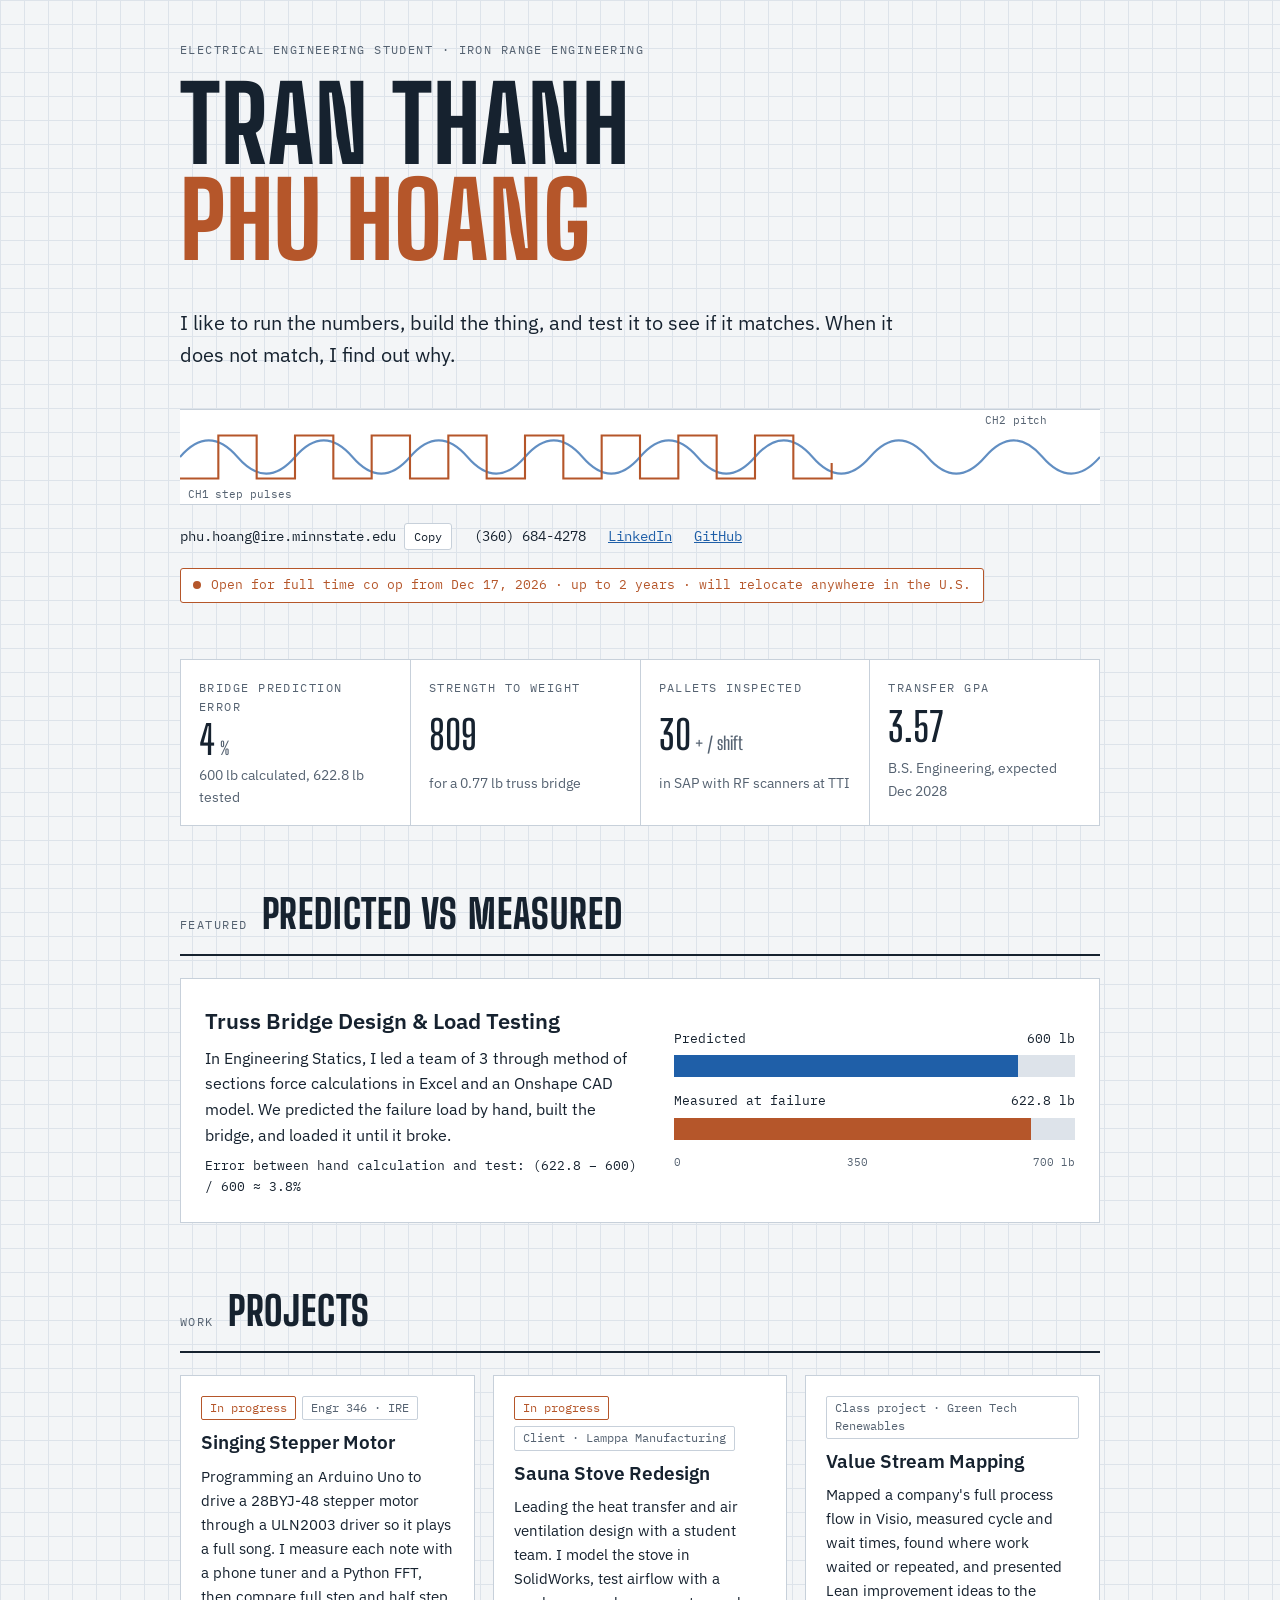
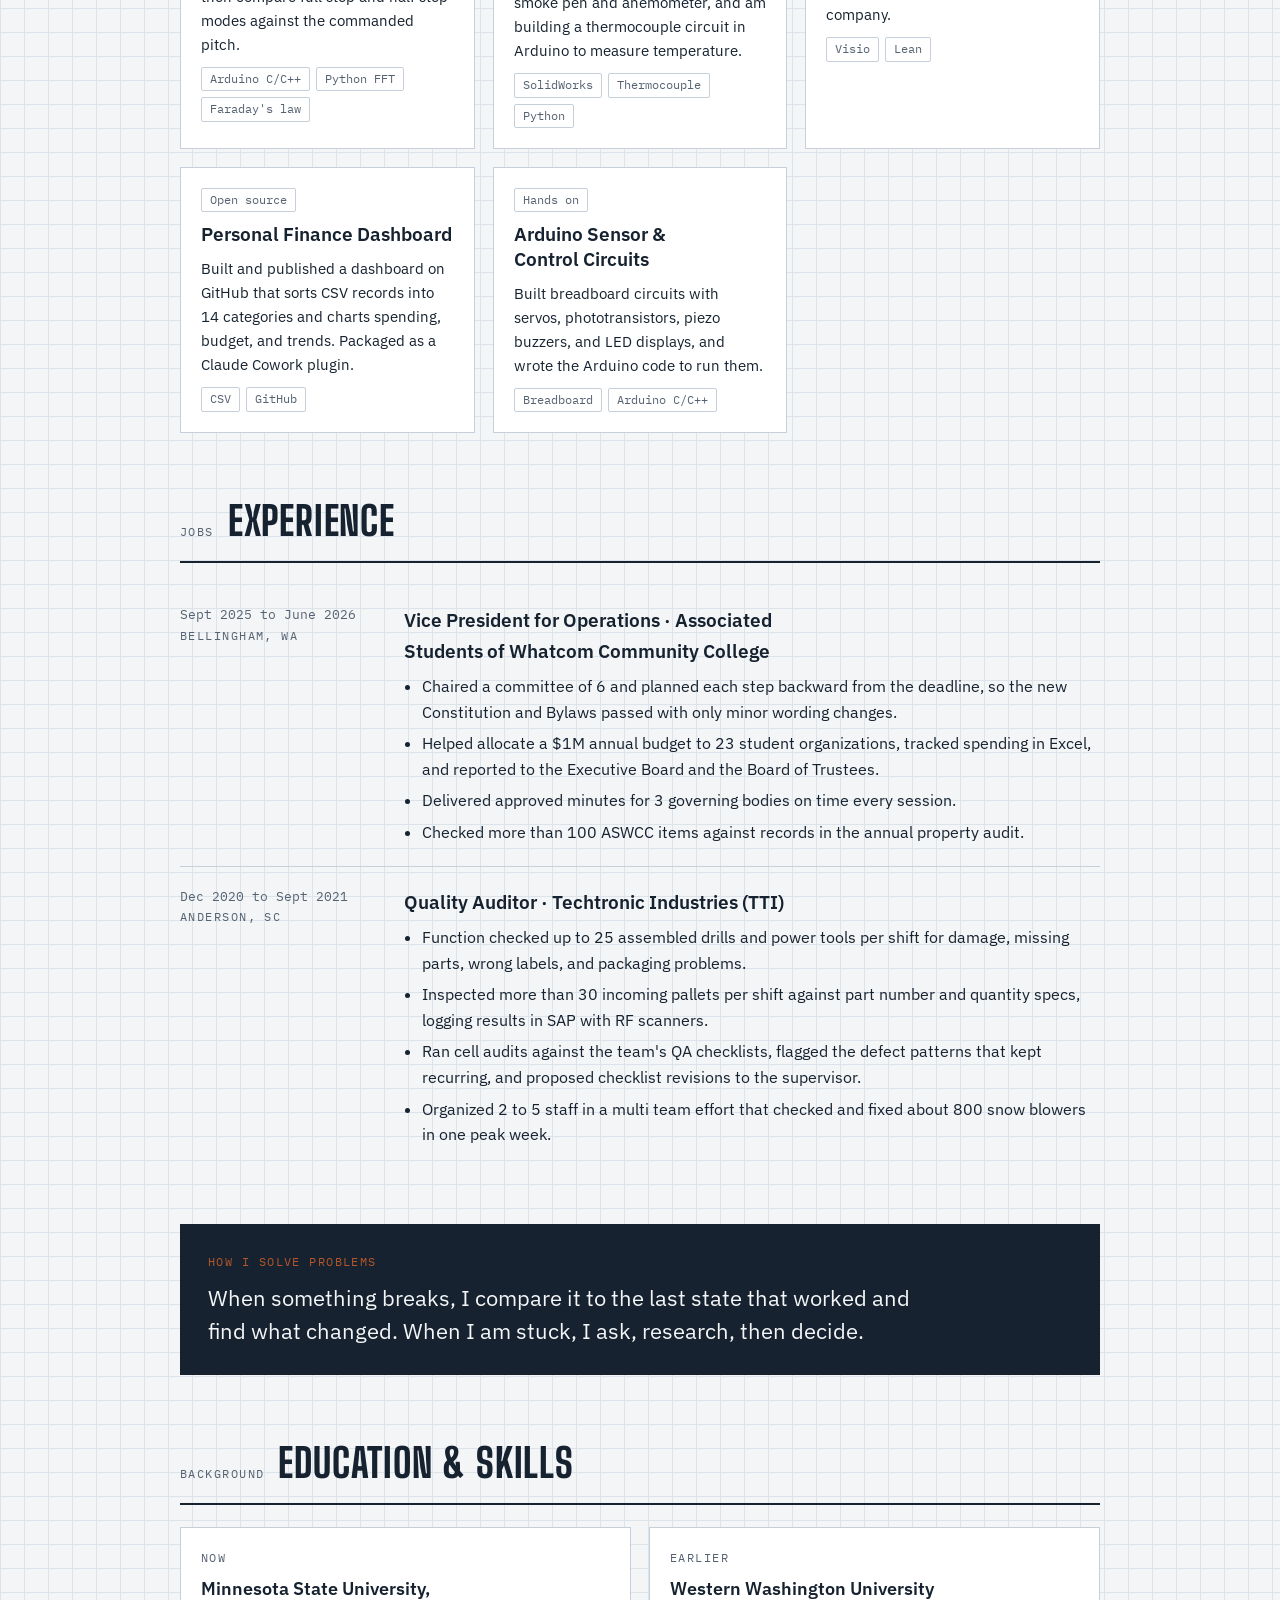
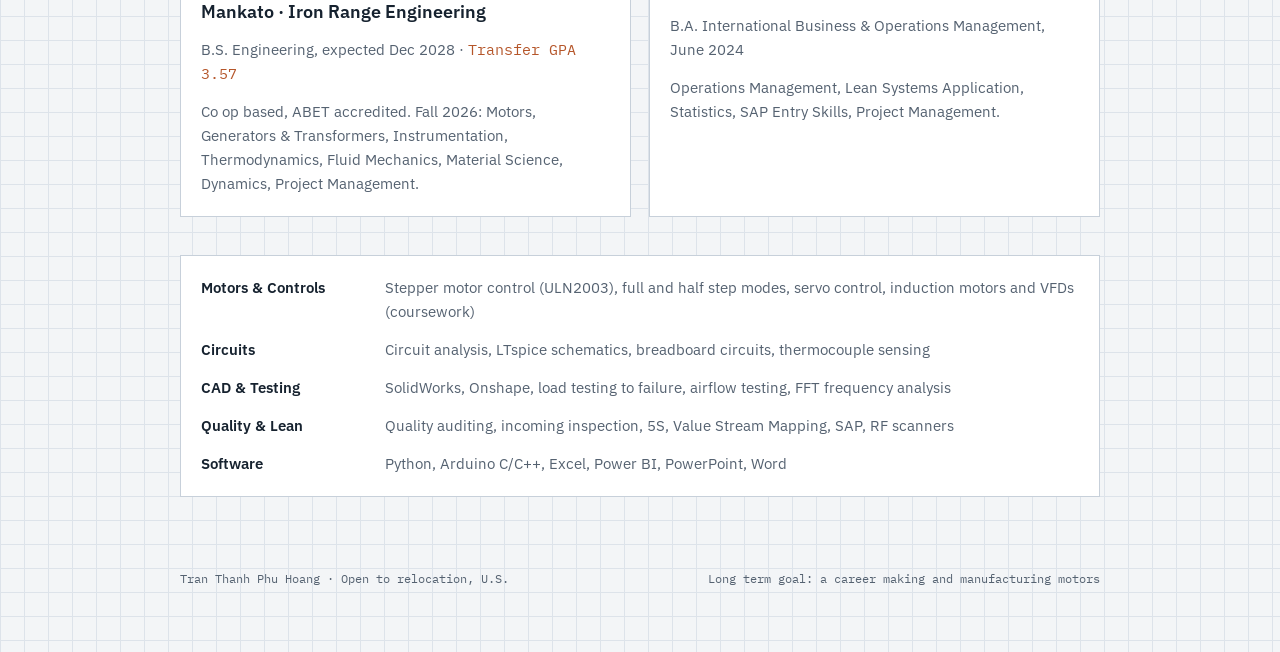
<file: Phu Hoang Portfolio.html>
<!doctype html><html><head><meta charset=utf8><meta name=viewport content="width=device-width,initial-scale=1,viewport-fit=cover"><style>:root{color-scheme:light;box-sizing:border-box;padding-top:env(safe-area-inset-top,0px);padding-bottom:env(safe-area-inset-bottom,0px)}html{scroll-padding-top:env(safe-area-inset-top,0px)}body{margin:0;padding:0;font:14px -apple-system,BlinkMacSystemFont,sans-serif;background:#fff;color:#000}img{max-width:100%}[hidden]:not([hidden=until-found i]){display:none!important}</style></head><body>
<title>Phu Hoang Portfolio</title>
<link rel="preconnect" href="https://fonts.googleapis.com">
<link rel="preconnect" href="https://fonts.gstatic.com" crossorigin>
<link rel="stylesheet" href="https://fonts.googleapis.com/css2?family=Big+Shoulders+Display:wght@600;800&family=IBM+Plex+Sans:wght@400;500;600&family=IBM+Plex+Mono:wght@400;500&display=swap">
<style>
/* Layout: engineering notebook on graph paper; one column, a scope trace hero, measured numbers set as instrument readouts */
:root{
  --paper:#f3f5f7;
  --grid:#dde3ea;
  --ink:#16222f;
  --muted:#556271;
  --line:#c7d0da;
  --copper:#b5562a;
  --signal:#1f5fa8;
  --panel:#ffffff;
  --display:"Big Shoulders Display","Arial Narrow",Impact,sans-serif;
  --body:"IBM Plex Sans",system-ui,-apple-system,"Segoe UI",sans-serif;
  --mono:"IBM Plex Mono",ui-monospace,Menlo,Consolas,monospace;
}
@media (prefers-color-scheme: dark){
  :root:not([data-theme="light"]){
    --paper:#10171f;--grid:#1a2430;--ink:#e6ebf0;--muted:#97a4b2;--line:#2a3644;
    --copper:#e08a5a;--signal:#6fa8e8;--panel:#151e28;color-scheme:dark;
  }
}
:root[data-theme="dark"]{
  --paper:#10171f;--grid:#1a2430;--ink:#e6ebf0;--muted:#97a4b2;--line:#2a3644;
  --copper:#e08a5a;--signal:#6fa8e8;--panel:#151e28;color-scheme:dark;
}
*{box-sizing:border-box}
body{
  background-color:var(--paper);
  background-image:
    linear-gradient(var(--grid) 1px,transparent 1px),
    linear-gradient(90deg,var(--grid) 1px,transparent 1px);
  background-size:24px 24px;
  color:var(--ink);font-family:var(--body);font-size:16px;line-height:1.6;
}
.wrap{max-width:960px;margin:0 auto;padding-inline:20px;padding-block:40px 64px;display:grid;gap:56px}
a{color:var(--signal)}
a:focus-visible,button:focus-visible{outline:2px solid var(--copper);outline-offset:3px}
h1,h2,h3{text-wrap:balance;margin:0}
.label{font-family:var(--mono);font-size:12px;letter-spacing:.12em;text-transform:uppercase;color:var(--muted)}

/* hero */
.hero{display:grid;gap:18px}
.hero h1{font-family:var(--display);font-weight:800;font-size:clamp(48px,11vw,104px);line-height:.92;letter-spacing:.01em;text-transform:uppercase}
.hero h1 span{color:var(--copper)}
.tag{font-size:clamp(17px,2.4vw,20px);max-width:62ch;color:var(--ink)}
.trace{width:100%;height:96px;display:block;border-top:1px solid var(--line);border-bottom:1px solid var(--line);background:var(--panel)}
.trace path{fill:none;stroke-width:2.2}
.trace .sq{stroke:var(--copper)}
.trace .sn{stroke:var(--signal);opacity:.7}
.trace text{fill:var(--muted);font-family:var(--mono);font-size:11px}
.contact{display:flex;flex-wrap:wrap;gap:10px 22px;align-items:center;font-family:var(--mono);font-size:14px}
.contact .email{display:inline-flex;gap:8px;align-items:center}
button.copy{font:inherit;font-size:12px;border:1px solid var(--line);background:var(--panel);color:var(--ink);padding:3px 9px;border-radius:3px;cursor:pointer}
button.copy:hover{border-color:var(--copper)}
.avail{display:inline-flex;gap:10px;align-items:center;font-family:var(--mono);font-size:13px;border:1px solid var(--copper);color:var(--copper);padding:6px 12px;border-radius:3px;width:fit-content;background:var(--panel)}
.dot{width:8px;height:8px;border-radius:50%;background:var(--copper)}

/* readouts */
.readouts{display:grid;grid-template-columns:repeat(auto-fit,minmax(200px,1fr));gap:1px;background:var(--line);border:1px solid var(--line)}
.ro{background:var(--panel);padding:18px 18px 16px;display:grid;gap:4px;min-width:0}
.ro b{font-family:var(--display);font-weight:600;font-size:40px;line-height:1;font-variant-numeric:tabular-nums}
.ro b small{font-size:18px;color:var(--muted);margin-left:4px}
.ro p{margin:0;font-size:14px;color:var(--muted)}

section{display:grid;gap:22px}
.sh{display:flex;align-items:baseline;gap:14px;border-bottom:2px solid var(--ink);padding-bottom:8px}
.sh h2{font-family:var(--display);font-weight:800;font-size:clamp(30px,5vw,40px);text-transform:uppercase;letter-spacing:.02em}

/* bridge */
.bridge{display:grid;grid-template-columns:1.1fr 1fr;gap:28px;background:var(--panel);border:1px solid var(--line);padding:24px}
.bridge > div{min-width:0}
.bridge h3{font-size:22px;font-weight:600}
.bridge p{margin:8px 0 0;max-width:60ch}
.bars{display:grid;gap:14px;align-content:center}
.bar{display:grid;gap:6px}
.bar .row{display:flex;justify-content:space-between;font-family:var(--mono);font-size:13px;font-variant-numeric:tabular-nums}
.bar .track{height:22px;background:var(--grid);position:relative}
.bar .fill{height:100%}
.f-pred{width:calc(600/700*100%);background:var(--signal)}
.f-meas{width:calc(622.8/700*100%);background:var(--copper)}
.axis{display:flex;justify-content:space-between;font-family:var(--mono);font-size:11px;color:var(--muted)}
.err{font-family:var(--mono);font-size:13px;color:var(--ink)}

/* project cards */
.grid{display:grid;grid-template-columns:repeat(auto-fit,minmax(270px,1fr));gap:18px}
.card{background:var(--panel);border:1px solid var(--line);padding:20px;display:grid;gap:10px;align-content:start;min-width:0}
.card h3{font-size:19px;font-weight:600;line-height:1.3}
.card p{margin:0;font-size:15px}
.meta{display:flex;flex-wrap:wrap;gap:6px}
.chip{font-family:var(--mono);font-size:11.5px;border:1px solid var(--line);padding:2px 8px;border-radius:2px;color:var(--muted)}
.chip.live{border-color:var(--copper);color:var(--copper)}

/* experience */
.job{display:grid;grid-template-columns:200px 1fr;gap:24px;padding-block:20px;border-bottom:1px solid var(--line)}
.job:last-child{border-bottom:0}
.job > div{min-width:0}
.job h3{font-size:19px;font-weight:600}
.when{font-family:var(--mono);font-size:13px;color:var(--muted)}
.job ul{margin:8px 0 0;padding-left:18px;display:grid;gap:6px}

/* education + skills */
.two{display:grid;grid-template-columns:1fr 1fr;gap:18px}
.edu h3{font-size:18px;font-weight:600}
.edu p{margin:4px 0 0;font-size:15px;color:var(--muted)}
.gpa{font-family:var(--mono);color:var(--copper)}
.skills{display:grid;gap:14px}
.skills div{display:grid;grid-template-columns:170px 1fr;gap:14px;font-size:15px}
.skills dt{font-weight:600}
.skills dd{margin:0;color:var(--muted)}

.how{background:var(--ink);color:var(--paper);padding:28px;display:grid;gap:10px}
.how .label{color:var(--copper)}
.how p{margin:0;font-size:clamp(18px,2.6vw,22px);max-width:56ch;line-height:1.5}
footer{font-family:var(--mono);font-size:12px;color:var(--muted);display:flex;flex-wrap:wrap;gap:8px 20px;justify-content:space-between}

@media (max-width:720px){
  .bridge,.two{grid-template-columns:1fr}
  .job{grid-template-columns:1fr;gap:6px}
  .skills div{grid-template-columns:1fr;gap:2px}
}
@media (prefers-reduced-motion:no-preference){
  .trace .sq{stroke-dasharray:1400;stroke-dashoffset:1400;animation:draw 2.2s ease-out .2s forwards}
  @keyframes draw{to{stroke-dashoffset:0}}
}
</style>

<main class="wrap">
  <header class="hero">
    <div class="label">Electrical engineering student · Iron Range Engineering</div>
    <h1>Tran Thanh<br><span>Phu Hoang</span></h1>
    <p class="tag">I like to run the numbers, build the thing, and test it to see if it matches. When it does not match, I find out why.</p>
    <svg class="trace" viewBox="0 0 960 96" preserveAspectRatio="none" aria-label="Step pulses and a sine wave, like a stepper motor making a musical note">
      <path class="sn" d="M0 48 Q30 14 60 48 T120 48 T180 48 T240 48 T300 48 T360 48 T420 48 T480 48 T540 48 T600 48 T660 48 T720 48 T780 48 T840 48 T900 48 T960 48"/>
      <path class="sq" d="M0 70 H40 V26 H80 V70 H120 V26 H160 V70 H200 V26 H240 V70 H280 V26 H320 V70 H360 V26 H400 V70 H440 V26 H480 V70 H520 V26 H560 V70 H600 V26 H640 V70 H680 V26 H720 V70 H760 V26 H800 V70 H840 V26 H880 V70 H920 V26 H960"/>
      <text x="8" y="90">CH1 step pulses</text>
      <text x="840" y="14">CH2 pitch</text>
    </svg>
    <div class="contact">
      <span class="email"><span id="em">phu.hoang@ire.minnstate.edu</span><button class="copy" id="copyBtn" type="button">Copy</button></span>
      <span>(360) 684-4278</span>
      <a href="https://linkedin.com/in/phu-hoang-engineer" target="_blank" rel="noopener">LinkedIn</a>
      <a href="https://github.com/Tapunokoko" target="_blank" rel="noopener">GitHub</a>
    </div>
    <div class="avail"><span class="dot"></span>Open for full time co op from Dec 17, 2026 · up to 2 years · will relocate anywhere in the U.S.</div>
  </header>

  <div class="readouts" aria-label="Key numbers">
    <div class="ro"><span class="label">Bridge prediction error</span><b>4<small>%</small></b><p>600 lb calculated, 622.8 lb tested</p></div>
    <div class="ro"><span class="label">Strength to weight</span><b>809</b><p>for a 0.77 lb truss bridge</p></div>
    <div class="ro"><span class="label">Pallets inspected</span><b>30<small>+ / shift</small></b><p>in SAP with RF scanners at TTI</p></div>
    <div class="ro"><span class="label">Transfer GPA</span><b>3.57</b><p>B.S. Engineering, expected Dec 2028</p></div>
  </div>

  <section id="bridge">
    <div class="sh"><span class="label">Featured</span><h2>Predicted vs measured</h2></div>
    <div class="bridge">
      <div>
        <h3>Truss Bridge Design &amp; Load Testing</h3>
        <p>In Engineering Statics, I led a team of 3 through method of sections force calculations in Excel and an Onshape CAD model. We predicted the failure load by hand, built the bridge, and loaded it until it broke.</p>
        <p class="err">Error between hand calculation and test: (622.8 − 600) / 600 ≈ 3.8%</p>
      </div>
      <div class="bars">
        <div class="bar"><div class="row"><span>Predicted</span><span>600 lb</span></div><div class="track"><div class="fill f-pred"></div></div></div>
        <div class="bar"><div class="row"><span>Measured at failure</span><span>622.8 lb</span></div><div class="track"><div class="fill f-meas"></div></div></div>
        <div class="axis"><span>0</span><span>350</span><span>700 lb</span></div>
      </div>
    </div>
  </section>

  <section id="projects">
    <div class="sh"><span class="label">Work</span><h2>Projects</h2></div>
    <div class="grid">
      <article class="card">
        <div class="meta"><span class="chip live">In progress</span><span class="chip">Engr 346 · IRE</span></div>
        <h3>Singing Stepper Motor</h3>
        <p>Programming an Arduino Uno to drive a 28BYJ-48 stepper motor through a ULN2003 driver so it plays a full song. I measure each note with a phone tuner and a Python FFT, then compare full step and half step modes against the commanded pitch.</p>
        <div class="meta"><span class="chip">Arduino C/C++</span><span class="chip">Python FFT</span><span class="chip">Faraday's law</span></div>
      </article>
      <article class="card">
        <div class="meta"><span class="chip live">In progress</span><span class="chip">Client · Lamppa Manufacturing</span></div>
        <h3>Sauna Stove Redesign</h3>
        <p>Leading the heat transfer and air ventilation design with a student team. I model the stove in SolidWorks, test airflow with a smoke pen and anemometer, and am building a thermocouple circuit in Arduino to measure temperature.</p>
        <div class="meta"><span class="chip">SolidWorks</span><span class="chip">Thermocouple</span><span class="chip">Python</span></div>
      </article>
      <article class="card">
        <div class="meta"><span class="chip">Class project · Green Tech Renewables</span></div>
        <h3>Value Stream Mapping</h3>
        <p>Mapped a company's full process flow in Visio, measured cycle and wait times, found where work waited or repeated, and presented Lean improvement ideas to the company.</p>
        <div class="meta"><span class="chip">Visio</span><span class="chip">Lean</span></div>
      </article>
      <article class="card">
        <div class="meta"><span class="chip">Open source</span></div>
        <h3>Personal Finance Dashboard</h3>
        <p>Built and published a dashboard on GitHub that sorts CSV records into 14 categories and charts spending, budget, and trends. Packaged as a Claude Cowork plugin.</p>
        <div class="meta"><span class="chip">CSV</span><span class="chip">GitHub</span></div>
      </article>
      <article class="card">
        <div class="meta"><span class="chip">Hands on</span></div>
        <h3>Arduino Sensor &amp; Control Circuits</h3>
        <p>Built breadboard circuits with servos, phototransistors, piezo buzzers, and LED displays, and wrote the Arduino code to run them.</p>
        <div class="meta"><span class="chip">Breadboard</span><span class="chip">Arduino C/C++</span></div>
      </article>
    </div>
  </section>

  <section id="experience">
    <div class="sh"><span class="label">Jobs</span><h2>Experience</h2></div>
    <div>
      <div class="job">
        <div><div class="when">Sept 2025 to June 2026</div><div class="label">Bellingham, WA</div></div>
        <div>
          <h3>Vice President for Operations · Associated Students of Whatcom Community College</h3>
          <ul>
            <li>Chaired a committee of 6 and planned each step backward from the deadline, so the new Constitution and Bylaws passed with only minor wording changes.</li>
            <li>Helped allocate a $1M annual budget to 23 student organizations, tracked spending in Excel, and reported to the Executive Board and the Board of Trustees.</li>
            <li>Delivered approved minutes for 3 governing bodies on time every session.</li>
            <li>Checked more than 100 ASWCC items against records in the annual property audit.</li>
          </ul>
        </div>
      </div>
      <div class="job">
        <div><div class="when">Dec 2020 to Sept 2021</div><div class="label">Anderson, SC</div></div>
        <div>
          <h3>Quality Auditor · Techtronic Industries (TTI)</h3>
          <ul>
            <li>Function checked up to 25 assembled drills and power tools per shift for damage, missing parts, wrong labels, and packaging problems.</li>
            <li>Inspected more than 30 incoming pallets per shift against part number and quantity specs, logging results in SAP with RF scanners.</li>
            <li>Ran cell audits against the team's QA checklists, flagged the defect patterns that kept recurring, and proposed checklist revisions to the supervisor.</li>
            <li>Organized 2 to 5 staff in a multi team effort that checked and fixed about 800 snow blowers in one peak week.</li>
          </ul>
        </div>
      </div>
    </div>
  </section>

  <div class="how">
    <span class="label">How I solve problems</span>
    <p>When something breaks, I compare it to the last state that worked and find what changed. When I am stuck, I ask, research, then decide.</p>
  </div>

  <section id="background">
    <div class="sh"><span class="label">Background</span><h2>Education &amp; skills</h2></div>
    <div class="two">
      <div class="card edu">
        <span class="label">Now</span>
        <h3>Minnesota State University, Mankato · Iron Range Engineering</h3>
        <p>B.S. Engineering, expected Dec 2028 · <span class="gpa">Transfer GPA 3.57</span></p>
        <p>Co op based, ABET accredited. Fall 2026: Motors, Generators &amp; Transformers, Instrumentation, Thermodynamics, Fluid Mechanics, Material Science, Dynamics, Project Management.</p>
      </div>
      <div class="card edu">
        <span class="label">Earlier</span>
        <h3>Western Washington University</h3>
        <p>B.A. International Business &amp; Operations Management, June 2024</p>
        <p>Operations Management, Lean Systems Application, Statistics, SAP Entry Skills, Project Management.</p>
      </div>
    </div>
    <dl class="skills card">
      <div><dt>Motors &amp; Controls</dt><dd>Stepper motor control (ULN2003), full and half step modes, servo control, induction motors and VFDs (coursework)</dd></div>
      <div><dt>Circuits</dt><dd>Circuit analysis, LTspice schematics, breadboard circuits, thermocouple sensing</dd></div>
      <div><dt>CAD &amp; Testing</dt><dd>SolidWorks, Onshape, load testing to failure, airflow testing, FFT frequency analysis</dd></div>
      <div><dt>Quality &amp; Lean</dt><dd>Quality auditing, incoming inspection, 5S, Value Stream Mapping, SAP, RF scanners</dd></div>
      <div><dt>Software</dt><dd>Python, Arduino C/C++, Excel, Power BI, PowerPoint, Word</dd></div>
    </dl>
  </section>

  <footer>
    <span>Tran Thanh Phu Hoang · Open to relocation, U.S.</span>
    <span>Long term goal: a career making and manufacturing motors</span>
  </footer>
</main>

<script>
document.getElementById('copyBtn').addEventListener('click', function(){
  var btn = this, txt = document.getElementById('em').textContent;
  function sel(){ var r=document.createRange(); r.selectNodeContents(document.getElementById('em')); var s=getSelection(); s.removeAllRanges(); s.addRange(r); btn.textContent='Selected'; }
  try{
    navigator.clipboard.writeText(txt).then(function(){ btn.textContent='Copied'; setTimeout(function(){btn.textContent='Copy'},1600); }, sel);
  }catch(e){ sel(); }
});
</script>

</body></html>
</file>
